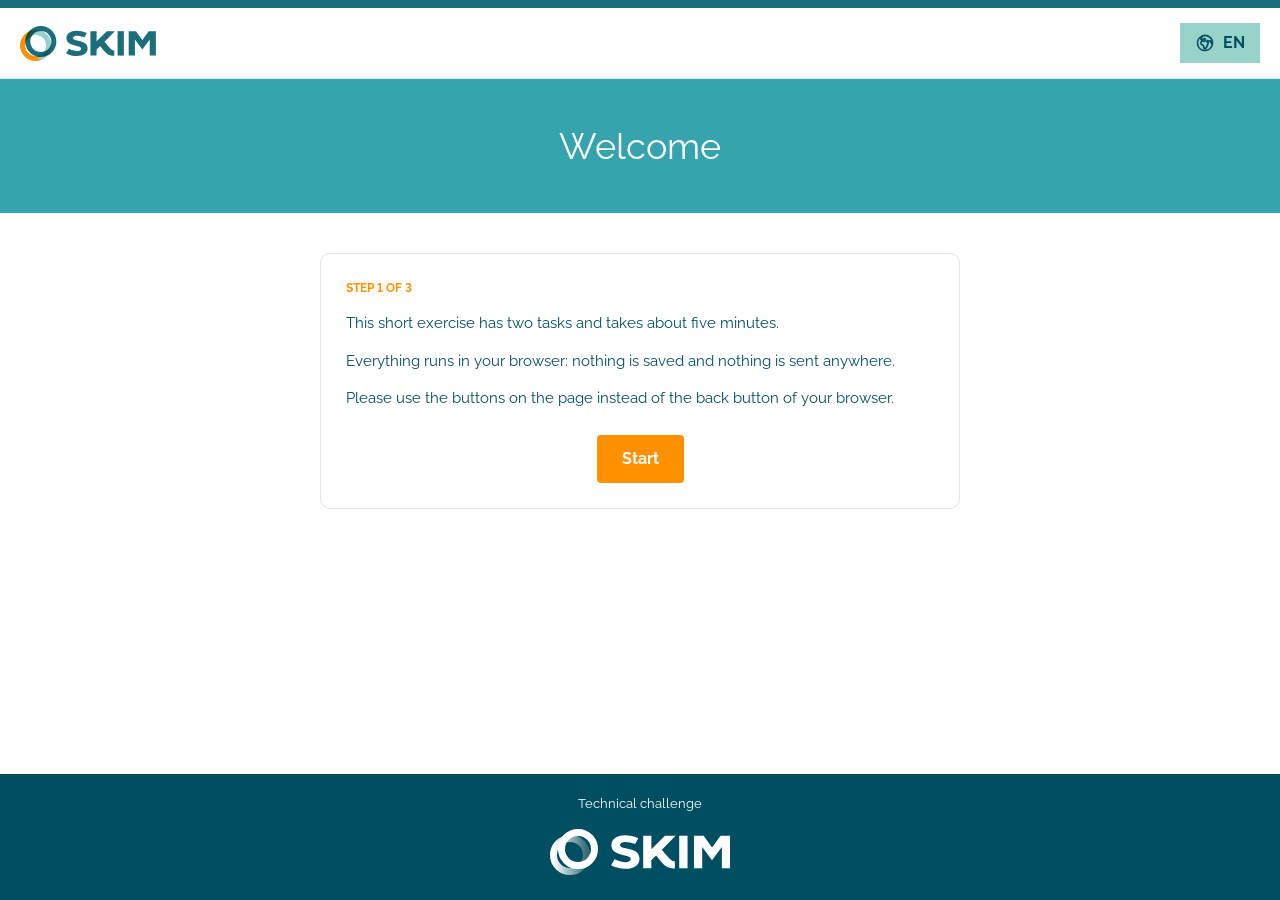
<file: index.html>
<!DOCTYPE html>
<html lang="en">

<head>
  <meta charset="utf-8">
  <meta name="viewport" content="width=device-width, initial-scale=1">
  <title>SKIM challenge</title>
  <link href="https://fonts.googleapis.com/css2?family=Raleway:ital,wght@0,100..900;1,100..900&display=swap" rel="stylesheet">
  <link rel="stylesheet" href="styles.css">
</head>

<body>

  <!-- Header -->
  <header>
    <div class="topbar"></div>
    <div class="navbar">
      <div class="brand">
        <img src="images/logo.svg" alt="SKIM">
      </div>

      <div class="language-select">
        <div class="language-select-current">
          <div class="language-select-current-icon">
            <svg xmlns="http://www.w3.org/2000/svg" fill="none" viewBox="0 0 24 24" stroke-width="2" stroke="currentColor">
              <path stroke-linecap="round" stroke-linejoin="round" d="m20.893 13.393-1.135-1.135a2.252 2.252 0 0 1-.421-.585l-1.08-2.16a.414.414 0 0 0-.663-.107.827.827 0 0 1-.812.21l-1.273-.363a.89.89 0 0 0-.738 1.595l.587.39c.59.395.674 1.23.172 1.732l-.2.2c-.212.212-.33.498-.33.796v.41c0 .409-.11.809-.32 1.158l-1.315 2.191a2.11 2.11 0 0 1-1.81 1.025 1.055 1.055 0 0 1-1.055-1.055v-1.172c0-.92-.56-1.747-1.414-2.089l-.655-.261a2.25 2.25 0 0 1-1.383-2.46l.007-.042a2.25 2.25 0 0 1 .29-.787l.09-.15a2.25 2.25 0 0 1 2.37-1.048l1.178.236a1.125 1.125 0 0 0 1.302-.795l.208-.73a1.125 1.125 0 0 0-.578-1.315l-.665-.332-.091.091a2.25 2.25 0 0 1-1.591.659h-.18c-.249 0-.487.1-.662.274a.931.931 0 0 1-1.458-1.137l1.411-2.353a2.25 2.25 0 0 0 .286-.76m11.928 9.869A9 9 0 0 0 8.965 3.525m11.928 9.868A9 9 0 1 1 8.965 3.525" />
            </svg>
          </div>
          <div id="lang-code">en</div>
        </div>

        <div class="language-select-dropdown">
          <p data-i18n="dd.title">Choose automatic translation:</p>
          <ul id="lang-list"></ul>
        </div>
      </div>
    </div>
  </header>

  <section class="hero">
    <h1 data-i18n="p1.h1">Welcome</h1>
  </section>

  <!-- Content -->
  <main>
    <section class="card card--page">
      <p class="eyebrow" data-i18n="step.1">Step 1 of 3</p>

      <p class="page-text" data-i18n="p1.text1">This short exercise has two tasks and takes about five minutes.</p>
      <p class="page-text" data-i18n="p1.text2">Everything runs in your browser: nothing is saved and nothing is sent anywhere.</p>
      <p class="page-text" data-i18n="p1.text3">Please use the buttons on the page instead of the back button of your browser.</p>

      <div class="actions">
        <a class="btn" href="instructions.html" data-page="instructions.html" data-i18n="nav.start">Start</a>
      </div>
    </section>
  </main>

  <!-- Footer -->
  <footer>
    <span data-i18n="footer">Technical challenge</span>

    <div class="footer-logo">
      <svg width="180" height="46" viewBox="0 0 180 46" xmlns="http://www.w3.org/2000/svg" role="img">
        <defs>
          <linearGradient id="linearGradient-footer" x1="0%" y1="50%" x2="100%" y2="50%">
            <stop offset="0%" stop-color="#FFFFFF"></stop>
            <stop offset="100%" stop-color="#366C7C"></stop>
          </linearGradient>
        </defs>
        <path d="M75.293085,39.7713749 C70.3688962,39.7713749 64.9406153,38.4511416 61.0603015,36.3052712 L61.1205502,36.2148981 L64.552764,30.1924795 L64.8032547,30.3242736 C68.258553,32.1436872 71.9654879,33.1453228 75.2415134,33.1453228 C78.7105641,33.1453228 80.7816147,31.9757113 80.7816147,30.017136 C80.7816147,27.8195303 77.5605989,27.079846 73.8310707,26.2235934 C68.2726328,24.947728 61.3548327,23.3599772 61.3548327,16.0481044 C61.3548327,10.3046636 66.917691,6.29386543 74.8821493,6.29386543 C79.3382643,6.29386543 83.6152703,7.17762283 87.9574366,8.99572692 L88.2812736,9.1312866 L85.0984045,15.0986955 L84.8272851,14.9788529 C81.7755552,13.6325882 78.460892,12.9204087 75.2415134,12.9204087 C72.1439421,12.9204087 70.0627409,14.1406095 70.0627409,15.9569127 C70.0627409,18.0921413 73.2290744,18.7987543 76.8955707,19.6175151 C82.5070536,20.870296 89.4903415,22.429396 89.4903415,29.9265991 C89.4903415,35.9989522 84.0502728,39.7713749 75.293085,39.7713749 M137.562454,6.84183431 L129.209326,6.84183431 L129.209326,39.2373222 L137.562454,39.2373222 L137.562454,6.84183431 Z M180,39.2373222 L171.852831,39.2373222 L171.852831,17.9171252 L161.999214,31.194606 L152.193404,17.9207271 L152.193404,39.2373222 L143.959791,39.2373222 L143.959791,6.84183431 L153.620218,6.84183431 L162.04833,18.511263 L170.580731,6.84183431 L180,6.84183431 L180,39.2373222 Z M124.058713,39.4336219 C116.734398,39.4342767 114.457552,37.2070378 107.168273,27.8681549 L106.07872,26.5061731 L101.291237,31.3278736 L101.386194,39.2373222 L93.1851612,39.2373222 L93.1851612,6.84183431 L101.386194,6.84183431 L101.386194,20.2676449 L114.898285,6.84183431 L125.61372,6.84183431 L111.862599,20.7478339 C115.475887,25.3486769 119.628139,30.0397292 122.243556,31.8087175 C123.157274,32.426922 124.820664,32.412351 124.820664,32.412351 L124.826721,32.8961419 L124.835398,39.4224889 L124.60128,39.4287102 C124.41775,39.4318209 124.236349,39.4336219 124.058713,39.4336219" fill="#FFFFFF"></path>
        <circle cx="20" cy="26" r="16.5" fill="none" stroke="url(#linearGradient-footer)" stroke-width="7"></circle>
        <circle cx="28" cy="20" r="16.5" fill="none" stroke="#FFFFFF" stroke-width="7"></circle>
      </svg>
    </div>
  </footer>

  <script src="script.js"></script>
</body>

</html>
</file>
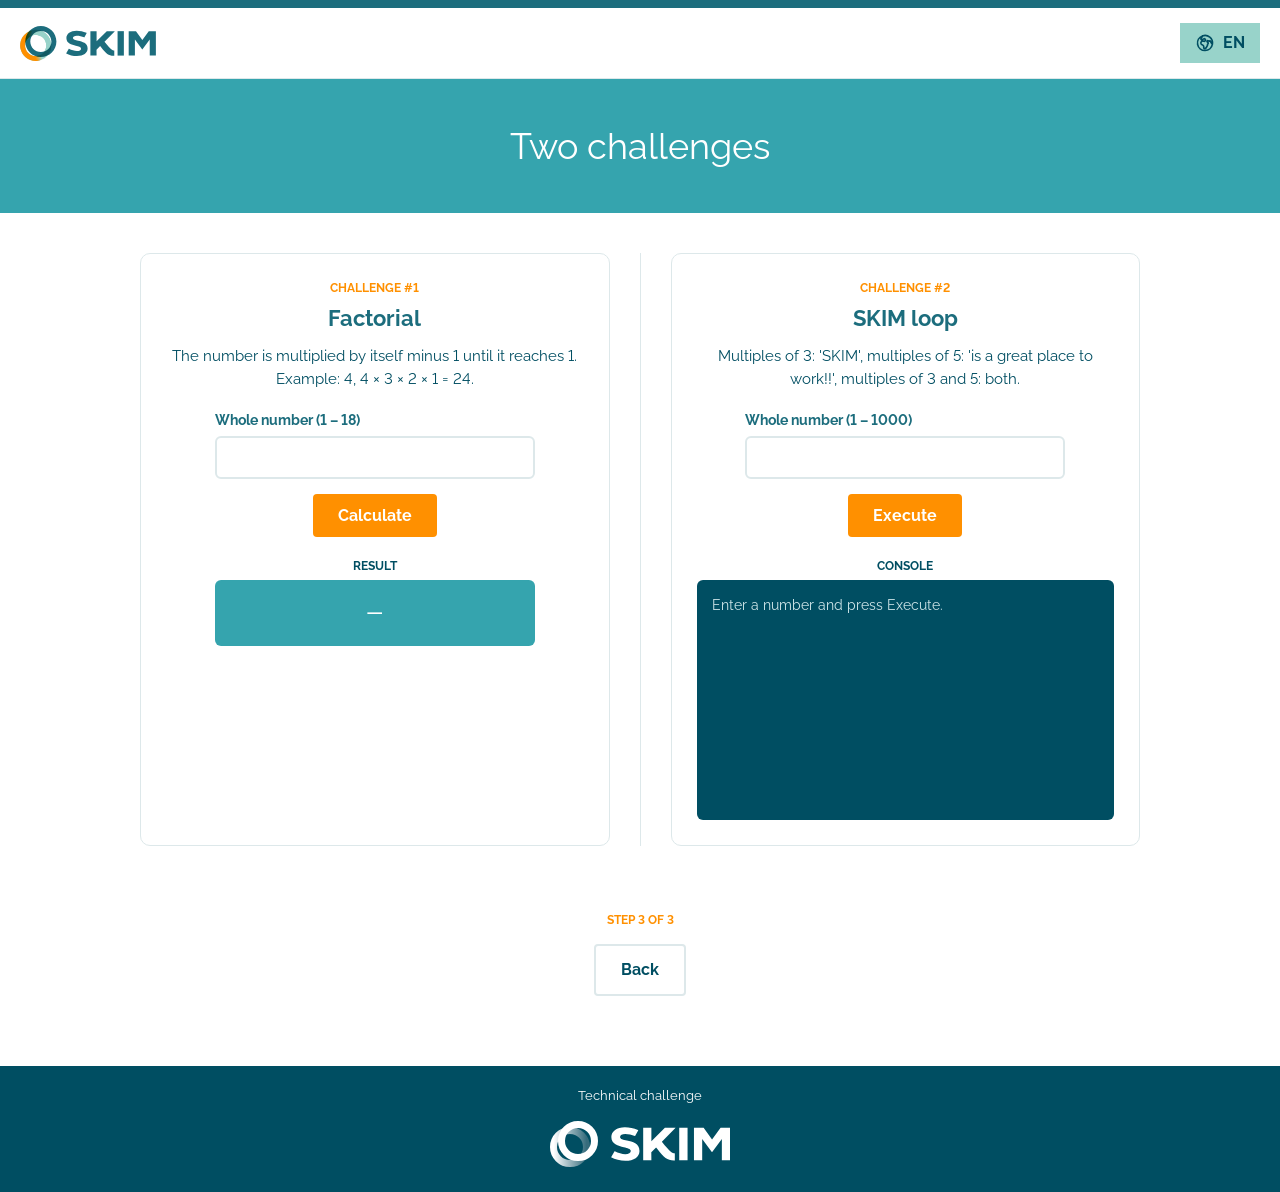
<file: challenges.html>
<!DOCTYPE html>
<html lang="en">

<head>
  <meta charset="utf-8">
  <meta name="viewport" content="width=device-width, initial-scale=1">
  <title>SKIM challenge</title>
  <link href="https://fonts.googleapis.com/css2?family=Raleway:ital,wght@0,100..900;1,100..900&display=swap" rel="stylesheet">
  <link rel="stylesheet" href="styles.css">
</head>

<body>

  <!-- Header -->
  <header>
    <div class="topbar"></div>
    <div class="navbar">
      <div class="brand">
        <img src="images/logo.svg" alt="SKIM">
      </div>

      <div class="language-select">
        <div class="language-select-current">
          <div class="language-select-current-icon">
            <svg xmlns="http://www.w3.org/2000/svg" fill="none" viewBox="0 0 24 24" stroke-width="2" stroke="currentColor">
              <path stroke-linecap="round" stroke-linejoin="round" d="m20.893 13.393-1.135-1.135a2.252 2.252 0 0 1-.421-.585l-1.08-2.16a.414.414 0 0 0-.663-.107.827.827 0 0 1-.812.21l-1.273-.363a.89.89 0 0 0-.738 1.595l.587.39c.59.395.674 1.23.172 1.732l-.2.2c-.212.212-.33.498-.33.796v.41c0 .409-.11.809-.32 1.158l-1.315 2.191a2.11 2.11 0 0 1-1.81 1.025 1.055 1.055 0 0 1-1.055-1.055v-1.172c0-.92-.56-1.747-1.414-2.089l-.655-.261a2.25 2.25 0 0 1-1.383-2.46l.007-.042a2.25 2.25 0 0 1 .29-.787l.09-.15a2.25 2.25 0 0 1 2.37-1.048l1.178.236a1.125 1.125 0 0 0 1.302-.795l.208-.73a1.125 1.125 0 0 0-.578-1.315l-.665-.332-.091.091a2.25 2.25 0 0 1-1.591.659h-.18c-.249 0-.487.1-.662.274a.931.931 0 0 1-1.458-1.137l1.411-2.353a2.25 2.25 0 0 0 .286-.76m11.928 9.869A9 9 0 0 0 8.965 3.525m11.928 9.868A9 9 0 1 1 8.965 3.525" />
            </svg>
          </div>
          <div id="lang-code">en</div>
        </div>

        <div class="language-select-dropdown">
          <p data-i18n="dd.title">Choose automatic translation:</p>
          <ul id="lang-list"></ul>
        </div>
      </div>
    </div>
  </header>

  <section class="hero">
    <h1 data-i18n="p3.h1">Two challenges</h1>
  </section>

  <!-- Content -->
  <main>
    <div class="layout">

      <!-- Challenge 1 -->
      <section class="card">
        <p class="eyebrow">Challenge #1</p>
        <h2 data-i18n="c1.title">Factorial</h2>
        <p class="rules" data-i18n="c1.rules">The number is multiplied by itself minus 1 until it reaches 1. Example: 4, 4 × 3 × 2 × 1 = 24.</p>

        <form id="factorial-form" novalidate>
          <div class="field">
            <label for="factorial-input" data-i18n="c1.label">Whole number (1 – 18)</label>
            <input type="number" id="factorial-input" name="factorial" min="1" max="18" step="1" inputmode="numeric" autocomplete="off">
          </div>
          <button type="submit" class="btn" data-i18n="c1.btn">Calculate</button>
        </form>

        <p class="error" id="factorial-error" hidden></p>

        <div class="result">
          <p class="result-label" data-i18n="c1.result">Result</p>
          <output id="factorial-output">—</output>
          <p class="result-hint" id="factorial-hint"></p>
        </div>
      </section>

      <div class="separator"></div>

      <!-- Challenge 2 -->
      <section class="card">
        <p class="eyebrow">Challenge #2</p>
        <h2 data-i18n="c2.title">SKIM loop</h2>
        <p class="rules" data-i18n="c2.rules">Multiples of 3: 'SKIM', multiples of 5: 'is a great place to work!!', multiples of 3 and 5: both.</p>

        <form id="loop-form" novalidate>
          <div class="field">
            <label for="loop-input" data-i18n="c2.label">Whole number (1 – 1000)</label>
            <input type="number" id="loop-input" name="loop" min="1" max="1000" step="1" inputmode="numeric" autocomplete="off">
          </div>
          <button type="submit" class="btn" data-i18n="c2.btn">Execute</button>
        </form>

        <p class="error" id="loop-error" hidden></p>

        <p class="console-note" data-i18n="c2.note">Console</p>
        <div class="console" id="loop-console">
          <p data-i18n="c2.empty">Enter a number and press Execute.</p>
        </div>
      </section>

    </div>
  </main>

  <div class="actions actions--page">
    <p class="eyebrow step" data-i18n="step.3">Step 3 of 3</p>
    <a class="btn btn--ghost" href="instructions.html" data-page="instructions.html" data-i18n="nav.back">Back</a>
  </div>

  <!-- Footer -->
  <footer>
    <span data-i18n="footer">Technical challenge</span>

    <div class="footer-logo">
      <svg width="180" height="46" viewBox="0 0 180 46" xmlns="http://www.w3.org/2000/svg" role="img">
        <defs>
          <linearGradient id="linearGradient-footer" x1="0%" y1="50%" x2="100%" y2="50%">
            <stop offset="0%" stop-color="#FFFFFF"></stop>
            <stop offset="100%" stop-color="#366C7C"></stop>
          </linearGradient>
        </defs>
        <path d="M75.293085,39.7713749 C70.3688962,39.7713749 64.9406153,38.4511416 61.0603015,36.3052712 L61.1205502,36.2148981 L64.552764,30.1924795 L64.8032547,30.3242736 C68.258553,32.1436872 71.9654879,33.1453228 75.2415134,33.1453228 C78.7105641,33.1453228 80.7816147,31.9757113 80.7816147,30.017136 C80.7816147,27.8195303 77.5605989,27.079846 73.8310707,26.2235934 C68.2726328,24.947728 61.3548327,23.3599772 61.3548327,16.0481044 C61.3548327,10.3046636 66.917691,6.29386543 74.8821493,6.29386543 C79.3382643,6.29386543 83.6152703,7.17762283 87.9574366,8.99572692 L88.2812736,9.1312866 L85.0984045,15.0986955 L84.8272851,14.9788529 C81.7755552,13.6325882 78.460892,12.9204087 75.2415134,12.9204087 C72.1439421,12.9204087 70.0627409,14.1406095 70.0627409,15.9569127 C70.0627409,18.0921413 73.2290744,18.7987543 76.8955707,19.6175151 C82.5070536,20.870296 89.4903415,22.429396 89.4903415,29.9265991 C89.4903415,35.9989522 84.0502728,39.7713749 75.293085,39.7713749 M137.562454,6.84183431 L129.209326,6.84183431 L129.209326,39.2373222 L137.562454,39.2373222 L137.562454,6.84183431 Z M180,39.2373222 L171.852831,39.2373222 L171.852831,17.9171252 L161.999214,31.194606 L152.193404,17.9207271 L152.193404,39.2373222 L143.959791,39.2373222 L143.959791,6.84183431 L153.620218,6.84183431 L162.04833,18.511263 L170.580731,6.84183431 L180,6.84183431 L180,39.2373222 Z M124.058713,39.4336219 C116.734398,39.4342767 114.457552,37.2070378 107.168273,27.8681549 L106.07872,26.5061731 L101.291237,31.3278736 L101.386194,39.2373222 L93.1851612,39.2373222 L93.1851612,6.84183431 L101.386194,6.84183431 L101.386194,20.2676449 L114.898285,6.84183431 L125.61372,6.84183431 L111.862599,20.7478339 C115.475887,25.3486769 119.628139,30.0397292 122.243556,31.8087175 C123.157274,32.426922 124.820664,32.412351 124.820664,32.412351 L124.826721,32.8961419 L124.835398,39.4224889 L124.60128,39.4287102 C124.41775,39.4318209 124.236349,39.4336219 124.058713,39.4336219" fill="#FFFFFF"></path>
        <circle cx="20" cy="26" r="16.5" fill="none" stroke="url(#linearGradient-footer)" stroke-width="7"></circle>
        <circle cx="28" cy="20" r="16.5" fill="none" stroke="#FFFFFF" stroke-width="7"></circle>
      </svg>
    </div>
  </footer>

  <script src="script.js"></script>
</body>

</html>
</file>
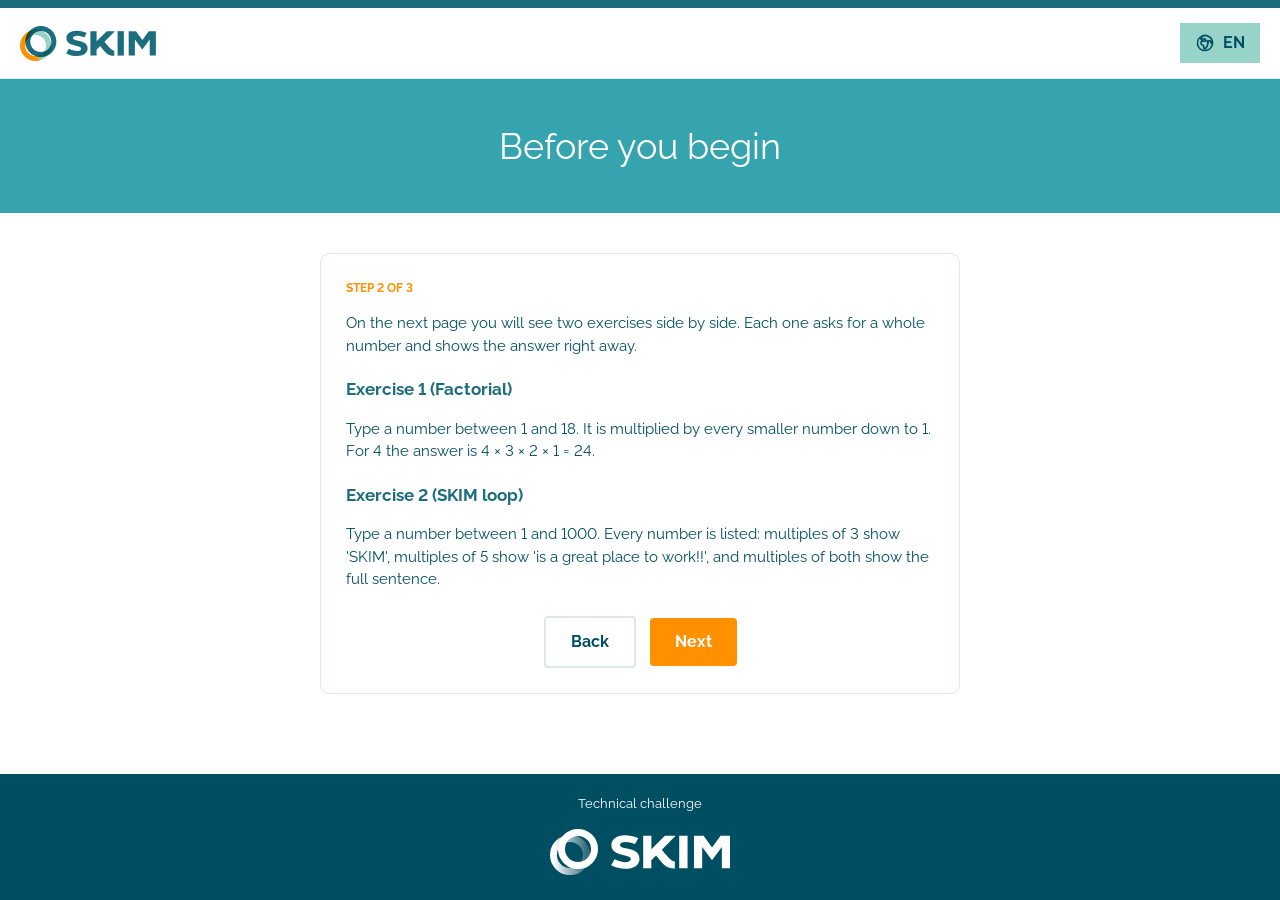
<file: instructions.html>
<!DOCTYPE html>
<html lang="en">

<head>
  <meta charset="utf-8">
  <meta name="viewport" content="width=device-width, initial-scale=1">
  <title>SKIM challenge</title>
  <link href="https://fonts.googleapis.com/css2?family=Raleway:ital,wght@0,100..900;1,100..900&display=swap" rel="stylesheet">
  <link rel="stylesheet" href="styles.css">
</head>

<body>

  <!-- Header -->
  <header>
    <div class="topbar"></div>
    <div class="navbar">
      <div class="brand">
        <img src="images/logo.svg" alt="SKIM">
      </div>

      <div class="language-select">
        <div class="language-select-current">
          <div class="language-select-current-icon">
            <svg xmlns="http://www.w3.org/2000/svg" fill="none" viewBox="0 0 24 24" stroke-width="2" stroke="currentColor">
              <path stroke-linecap="round" stroke-linejoin="round" d="m20.893 13.393-1.135-1.135a2.252 2.252 0 0 1-.421-.585l-1.08-2.16a.414.414 0 0 0-.663-.107.827.827 0 0 1-.812.21l-1.273-.363a.89.89 0 0 0-.738 1.595l.587.39c.59.395.674 1.23.172 1.732l-.2.2c-.212.212-.33.498-.33.796v.41c0 .409-.11.809-.32 1.158l-1.315 2.191a2.11 2.11 0 0 1-1.81 1.025 1.055 1.055 0 0 1-1.055-1.055v-1.172c0-.92-.56-1.747-1.414-2.089l-.655-.261a2.25 2.25 0 0 1-1.383-2.46l.007-.042a2.25 2.25 0 0 1 .29-.787l.09-.15a2.25 2.25 0 0 1 2.37-1.048l1.178.236a1.125 1.125 0 0 0 1.302-.795l.208-.73a1.125 1.125 0 0 0-.578-1.315l-.665-.332-.091.091a2.25 2.25 0 0 1-1.591.659h-.18c-.249 0-.487.1-.662.274a.931.931 0 0 1-1.458-1.137l1.411-2.353a2.25 2.25 0 0 0 .286-.76m11.928 9.869A9 9 0 0 0 8.965 3.525m11.928 9.868A9 9 0 1 1 8.965 3.525" />
            </svg>
          </div>
          <div id="lang-code">en</div>
        </div>

        <div class="language-select-dropdown">
          <p data-i18n="dd.title">Choose automatic translation:</p>
          <ul id="lang-list"></ul>
        </div>
      </div>
    </div>
  </header>

  <section class="hero">
    <h1 data-i18n="p2.h1">Before you begin</h1>
  </section>

  <!-- Content -->
  <main>
    <section class="card card--page">
      <p class="eyebrow" data-i18n="step.2">Step 2 of 3</p>

      <p class="page-text" data-i18n="p2.intro">On the next page you will see two exercises side by side. Each one asks for a whole number and shows the answer right away.</p>

      <div class="slide-item">
        <h2 data-i18n="p2.ex1.h">Exercise 1 (Factorial)</h2>
        <p class="page-text" data-i18n="p2.ex1.text">Type a number between 1 and 18. It is multiplied by every smaller number down to 1. For 4 the answer is 4 × 3 × 2 × 1 = 24.</p>
      </div>

      <div class="slide-item">
        <h2 data-i18n="p2.ex2.h">Exercise 2 (SKIM loop)</h2>
        <p class="page-text" data-i18n="p2.ex2.text">Type a number between 1 and 1000. Every number is listed: multiples of 3 show 'SKIM', multiples of 5 show 'is a great place to work!!', and multiples of both show the full sentence.</p>
      </div>

      <div class="actions">
        <a class="btn btn--ghost" href="index.html" data-page="index.html" data-i18n="nav.back">Back</a>
        <a class="btn" href="challenges.html" data-page="challenges.html" data-i18n="nav.next">Next</a>
      </div>
    </section>
  </main>

  <!-- Footer -->
  <footer>
    <span data-i18n="footer">Technical challenge</span>

    <div class="footer-logo">
      <svg width="180" height="46" viewBox="0 0 180 46" xmlns="http://www.w3.org/2000/svg" role="img">
        <defs>
          <linearGradient id="linearGradient-footer" x1="0%" y1="50%" x2="100%" y2="50%">
            <stop offset="0%" stop-color="#FFFFFF"></stop>
            <stop offset="100%" stop-color="#366C7C"></stop>
          </linearGradient>
        </defs>
        <path d="M75.293085,39.7713749 C70.3688962,39.7713749 64.9406153,38.4511416 61.0603015,36.3052712 L61.1205502,36.2148981 L64.552764,30.1924795 L64.8032547,30.3242736 C68.258553,32.1436872 71.9654879,33.1453228 75.2415134,33.1453228 C78.7105641,33.1453228 80.7816147,31.9757113 80.7816147,30.017136 C80.7816147,27.8195303 77.5605989,27.079846 73.8310707,26.2235934 C68.2726328,24.947728 61.3548327,23.3599772 61.3548327,16.0481044 C61.3548327,10.3046636 66.917691,6.29386543 74.8821493,6.29386543 C79.3382643,6.29386543 83.6152703,7.17762283 87.9574366,8.99572692 L88.2812736,9.1312866 L85.0984045,15.0986955 L84.8272851,14.9788529 C81.7755552,13.6325882 78.460892,12.9204087 75.2415134,12.9204087 C72.1439421,12.9204087 70.0627409,14.1406095 70.0627409,15.9569127 C70.0627409,18.0921413 73.2290744,18.7987543 76.8955707,19.6175151 C82.5070536,20.870296 89.4903415,22.429396 89.4903415,29.9265991 C89.4903415,35.9989522 84.0502728,39.7713749 75.293085,39.7713749 M137.562454,6.84183431 L129.209326,6.84183431 L129.209326,39.2373222 L137.562454,39.2373222 L137.562454,6.84183431 Z M180,39.2373222 L171.852831,39.2373222 L171.852831,17.9171252 L161.999214,31.194606 L152.193404,17.9207271 L152.193404,39.2373222 L143.959791,39.2373222 L143.959791,6.84183431 L153.620218,6.84183431 L162.04833,18.511263 L170.580731,6.84183431 L180,6.84183431 L180,39.2373222 Z M124.058713,39.4336219 C116.734398,39.4342767 114.457552,37.2070378 107.168273,27.8681549 L106.07872,26.5061731 L101.291237,31.3278736 L101.386194,39.2373222 L93.1851612,39.2373222 L93.1851612,6.84183431 L101.386194,6.84183431 L101.386194,20.2676449 L114.898285,6.84183431 L125.61372,6.84183431 L111.862599,20.7478339 C115.475887,25.3486769 119.628139,30.0397292 122.243556,31.8087175 C123.157274,32.426922 124.820664,32.412351 124.820664,32.412351 L124.826721,32.8961419 L124.835398,39.4224889 L124.60128,39.4287102 C124.41775,39.4318209 124.236349,39.4336219 124.058713,39.4336219" fill="#FFFFFF"></path>
        <circle cx="20" cy="26" r="16.5" fill="none" stroke="url(#linearGradient-footer)" stroke-width="7"></circle>
        <circle cx="28" cy="20" r="16.5" fill="none" stroke="#FFFFFF" stroke-width="7"></circle>
      </svg>
    </div>
  </footer>

  <script src="script.js"></script>
</body>

</html>
</file>
<file: styles.css>
/* SKIM colors: teal #35a4ae, dark teal #004e62, orange #ff9000 */

/* Base */
* {
  box-sizing: border-box;
}

body {
  margin: 0;
  min-height: 100vh;
  display: flex;
  flex-direction: column;
  font-family: "Raleway", sans-serif;
  font-variant-numeric: lining-nums;
  color: #004e62;
  background: #fff;
  line-height: 1.5;
}

h1,
h2,
p {
  margin: 0;
}

a {
  text-decoration: none;
}

/* Header */
.topbar {
  height: 8px;
  background: #1c6d7d;
}

.navbar {
  display: flex;
  align-items: center;
  justify-content: space-between;
  flex-wrap: wrap;
  gap: 15px;
  padding: 15px 20px;
  border-bottom: 1px solid #dde8ea;
}

.brand img {
  display: block;
  height: 35px;
}

/* Language selector */
.language-select {
  position: relative;
  width: 80px;
  height: 40px;
}

.language-select-current {
  display: flex;
  align-items: center;
  justify-content: center;
  gap: 8px;
  width: 100%;
  height: 100%;
  background: #98d3ca;
  color: #004e62;
  font-weight: 700;
  text-transform: uppercase;
  cursor: pointer;
}

.language-select-current-icon {
  width: 20px;
  height: 20px;
}

.language-select-current-icon svg {
  width: 100%;
  height: 100%;
}

.language-select-dropdown {
  display: none;
  position: absolute;
  top: 40px;
  right: 0;
  width: 250px;
  padding: 10px 20px;
  background: #004e62;
  color: #fff;
  text-align: right;
}

/* Tap on phones and tablets */
@media (hover: none) {
  .language-select.open .language-select-dropdown {
    display: block;
  }

  .language-select.open .language-select-current {
    background: #004e62;
    color: #fff;
  }
}

/* Mouse on computers */
@media (hover: hover) {
  .language-select:hover .language-select-dropdown {
    display: block;
  }

  .language-select:hover .language-select-current {
    background: #004e62;
    color: #fff;
  }
}

.language-select-dropdown p {
  margin-bottom: 5px;
  font-size: 14px;
}

.language-select-dropdown ul {
  list-style: none;
  margin: 0;
  padding: 0;
}

.language-select-dropdown button {
  width: 100%;
  padding: 10px 0;
  border: 0;
  background: none;
  color: #fff;
  font-family: inherit;
  font-size: 14px;
  font-weight: 700;
  text-align: right;
  cursor: pointer;
}

.language-select-dropdown button:hover {
  text-decoration: underline;
}

/* Hero */
.hero {
  padding: 40px 20px;
  background: #35a4ae;
  color: #fff;
  text-align: center;
}

.hero h1 {
  font-size: 36px;
  font-weight: 400;
}

/* Content */
main {
  flex: 1;
  padding: 40px 20px;
}

.layout {
  display: flex;
  gap: 30px;
  max-width: 1000px;
  margin: 0 auto;
}

.separator {
  width: 1px;
  background: #dde8ea;
}

/* Cards */
.card {
  flex: 1;
  padding: 25px;
  border: 1px solid #dde8ea;
  border-radius: 10px;
  text-align: center;
}

/* Card of the intro and instructions pages */
.card--page {
  max-width: 640px;
  margin: 0 auto;
  text-align: left;
}


.eyebrow {
  font-size: 12px;
  font-weight: 700;
  text-transform: uppercase;
  color: #ff9000;
}

.step {
  margin-bottom: 15px;
}

.card h2 {
  margin-top: 5px;
  font-size: 22px;
  color: #1c6d7d;
}

.rules {
  margin-top: 10px;
  font-size: 15px;
}

.page-text {
  margin-top: 15px;
  font-size: 15px;
}

.slide-item {
  margin-top: 20px;
}

.slide-item h2 {
  font-size: 17px;
  color: #1c6d7d;
}

/* Buttons */
.btn {
  display: inline-block;
  padding: 12px 25px;
  border: 0;
  border-radius: 4px;
  background: #ff9000;
  color: #fff;
  font-family: inherit;
  font-size: 16px;
  font-weight: 700;
  cursor: pointer;
}

.btn:hover {
  background: #e08000;
}

.btn--ghost {
  background: #fff;
  color: #004e62;
  border: 2px solid #dde8ea;
}

.btn--ghost:hover {
  background: #e4f3f4;
}

.actions {
  margin-top: 25px;
  text-align: center;
}

.actions .btn {
  margin: 0 5px;
}

.actions--page {
  margin-bottom: 40px;
}

/* Forms */
.field {
  max-width: 320px;
  margin: 20px auto 15px;
  text-align: left;
}

label {
  display: block;
  margin-bottom: 5px;
  font-size: 14px;
  font-weight: 700;
  color: #1c6d7d;
}

input {
  width: 100%;
  padding: 10px;
  border: 2px solid #dde8ea;
  border-radius: 6px;
  font-family: inherit;
  font-size: 16px;
  color: #004e62;
}

input:focus {
  border-color: #35a4ae;
}

.error {
  margin-top: 10px;
  font-size: 14px;
  font-weight: 700;
  color: #b3261e;
}

/* Output challenge 1 */
.result {
  margin-top: 20px;
}

.result-label {
  font-size: 12px;
  font-weight: 700;
  text-transform: uppercase;
}

output {
  display: block;
  max-width: 320px;
  margin: 5px auto 0;
  padding: 15px;
  background: #35a4ae;
  border-radius: 6px;
  font-family: monospace;
  font-size: 24px;
  color: #fff;
}

.result-hint {
  margin-top: 5px;
  font-size: 13px;
}

/* Output challenge 2 */
.console-note {
  margin-top: 20px;
  font-size: 12px;
  font-weight: 700;
  text-transform: uppercase;
}

.console {
  height: 240px;
  margin-top: 5px;
  padding: 15px;
  overflow-y: auto;
  background: #004e62;
  border-radius: 6px;
  text-align: left;
  font-size: 14px;
  color: #cfe6e9;
}

.console p {
  display: flex;
  gap: 10px;
}

.idx {
  width: 35px;
  text-align: right;
  color: #6e9aa3;
}

/* Footer */
footer {
  margin-top: 30px;
  padding: 20px;
  background: #004e62;
  color: #fff;
  text-align: center;
  font-size: 13px;
}

.footer-logo {
  margin-top: 15px;
}

/* Small screens, in this case the two cards go one under the other */
@media (max-width: 860px) {
  .layout {
    display: block;
  }

  .separator {
    width: auto;
    height: 1px;
    margin: 30px 0;
  }

  .hero h1 {
    font-size: 26px;
  }

  output {
    font-size: 18px;
  }
}
</file>
